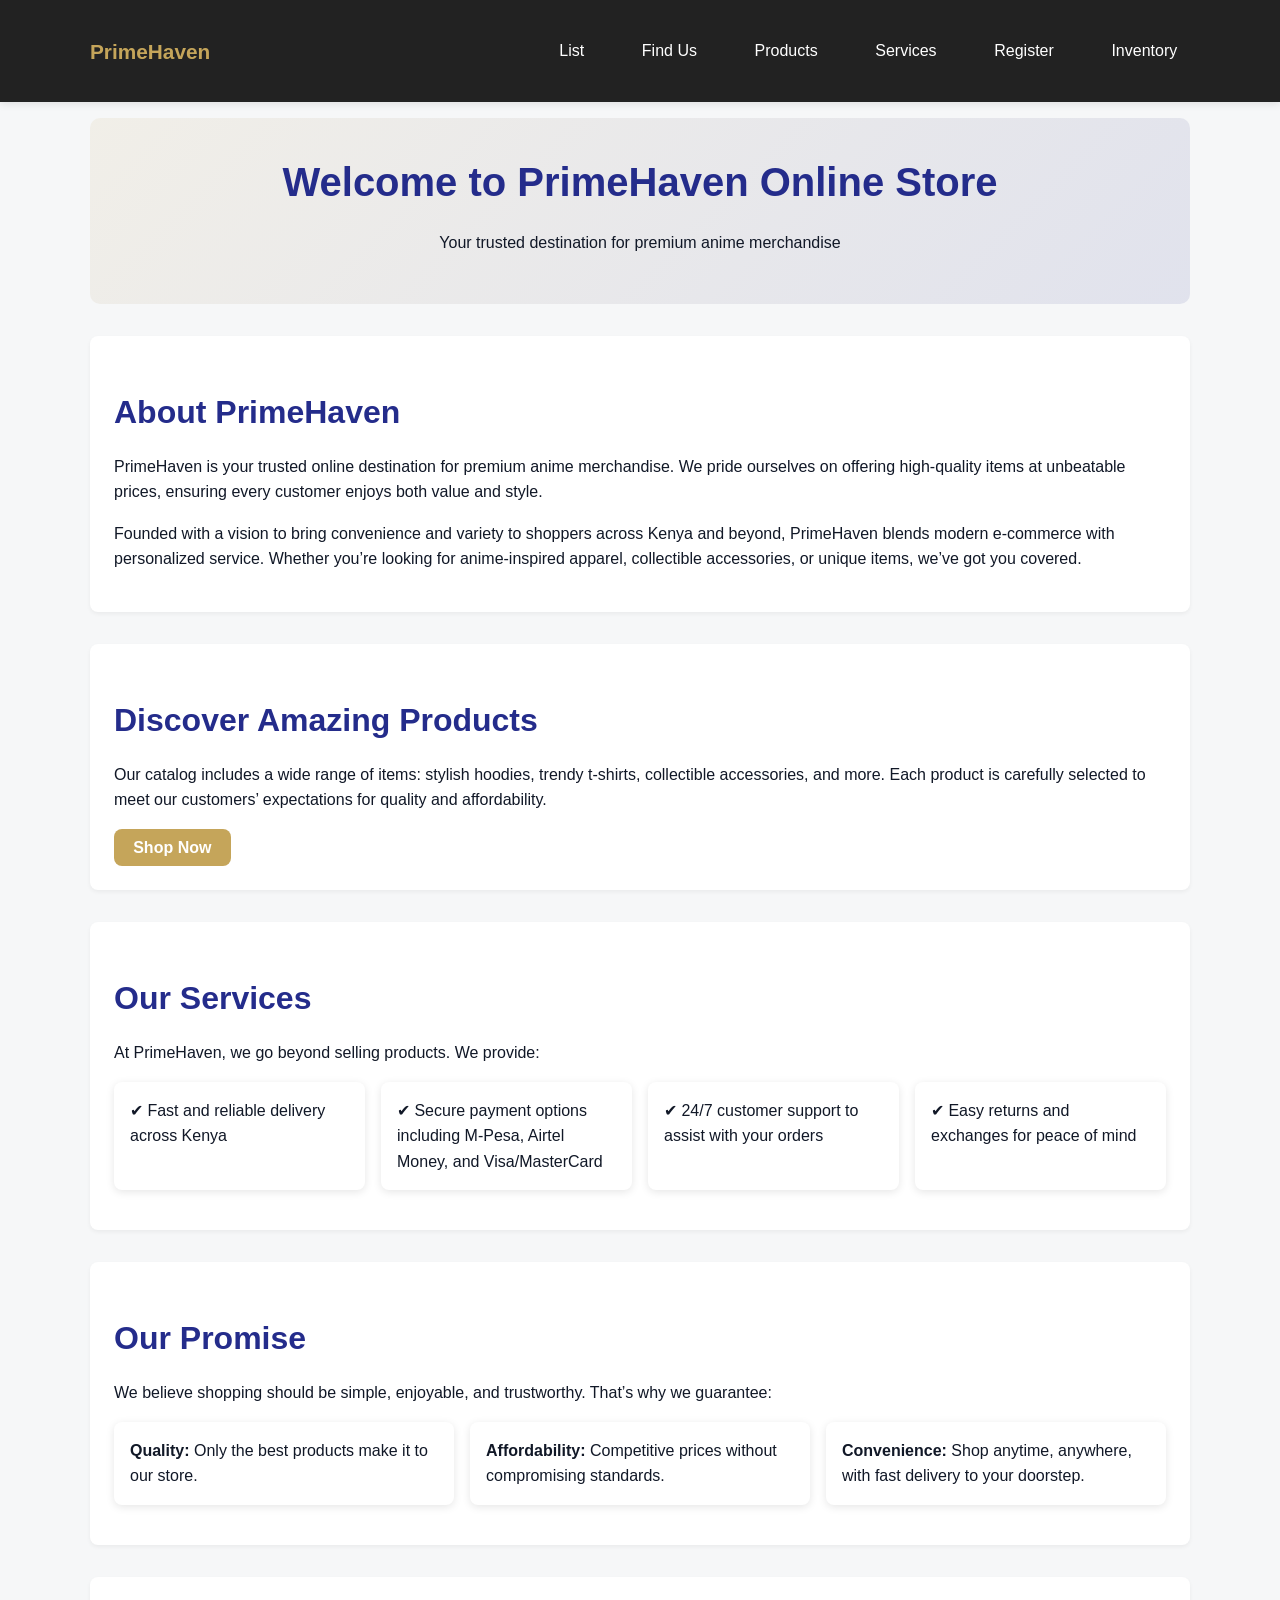
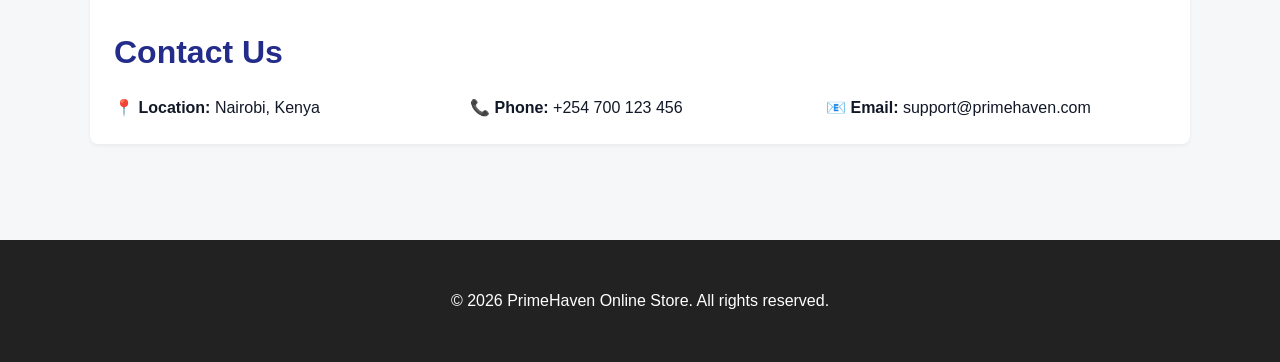
<file: index.html>
<!DOCTYPE html>
<html lang="en">
<head>
  <meta charset="UTF-8" />
  <meta name="viewport" content="width=device-width, initial-scale=1.0" />
  <link rel="icon" type="image/svg+xml" href="/images/home.png" />
  <title>PrimeHaven Online Store</title>
  <link rel="stylesheet" href="/bootstrap/css/theme.css">
  <style>
    .banner {
      background: linear-gradient(135deg, rgba(197,165,90,0.1), rgba(36,44,139,0.1));
      padding: 2rem;
      text-align: center;
      border-radius: 10px;
      margin-bottom: 2rem;
    }
    .banner h1 {
      margin: 0;
      font-size: 2.5rem;
    }
    .services-list {
      list-style: none;
      padding: 0;
      display: grid;
      grid-template-columns: repeat(auto-fit, minmax(250px, 1fr));
      gap: 1rem;
      margin: 1rem 0;
    }
    .services-list li {
      background: white;
      padding: 1rem;
      border-radius: 8px;
      box-shadow: 0 2px 8px rgba(0,0,0,0.1);
    }
    section {
      margin-bottom: 2rem;
      padding: 1.5rem;
      background: white;
      border-radius: 8px;
      box-shadow: 0 2px 4px rgba(0,0,0,0.05);
    }
    .contact-info {
      display: grid;
      grid-template-columns: repeat(auto-fit, minmax(200px, 1fr));
      gap: 1rem;
    }
  </style>
</head>
<body>

<!-- Header -->
<header>
  <div class="container">
    <a href="/html/index.html" class="logo">PrimeHaven</a>
    <nav>
      <a href="/html/list.html">List</a>
      <a href="/html/location.html">Find Us</a>
      <a href="/html/product.html">Products</a>
      <a href="/html/services.html">Services</a>
      <a href="/html/register.html">Register</a>
      <a href="/html/inventory.html">Inventory</a>
    </nav>
  </div>
</header>

<main class="container">
  <!-- Welcome Banner -->
  <div class="banner">
    <h1>Welcome to PrimeHaven Online Store</h1>
    <p>Your trusted destination for premium anime merchandise</p>
  </div>

  <!-- About Section -->
  <section>
    <h2>About PrimeHaven</h2>
    <p>PrimeHaven is your trusted online destination for premium anime merchandise. We pride ourselves on offering high-quality items at unbeatable prices, ensuring every customer enjoys both value and style.</p>
    <p>Founded with a vision to bring convenience and variety to shoppers across Kenya and beyond, PrimeHaven blends modern e-commerce with personalized service. Whether you’re looking for anime-inspired apparel, collectible accessories, or unique items, we’ve got you covered.</p>
  </section>

  <!-- Products Highlight -->
  <section>
    <h2>Discover Amazing Products</h2>
    <p>Our catalog includes a wide range of items: stylish hoodies, trendy t-shirts, collectible accessories, and more. Each product is carefully selected to meet our customers’ expectations for quality and affordability.</p>
    <button onclick="window.location.href='/html/product.html'">Shop Now</button>
  </section>

  <!-- Services Section -->
  <section>
    <h2>Our Services</h2>
    <p>At PrimeHaven, we go beyond selling products. We provide:</p>
    <ul class="services-list">
      <li>✔ Fast and reliable delivery across Kenya</li>
      <li>✔ Secure payment options including M-Pesa, Airtel Money, and Visa/MasterCard</li>
      <li>✔ 24/7 customer support to assist with your orders</li>
      <li>✔ Easy returns and exchanges for peace of mind</li>
    </ul>
  </section>

  <!-- Customer Promise -->
  <section>
    <h2>Our Promise</h2>
    <p>We believe shopping should be simple, enjoyable, and trustworthy. That’s why we guarantee:</p>
    <ul class="services-list">
      <li><strong>Quality:</strong> Only the best products make it to our store.</li>
      <li><strong>Affordability:</strong> Competitive prices without compromising standards.</li>
      <li><strong>Convenience:</strong> Shop anytime, anywhere, with fast delivery to your doorstep.</li>
    </ul>
  </section>

  <!-- Contact Section -->
  <section>
    <h2>Contact Us</h2>
    <div class="contact-info">
      <div>📍 <strong>Location:</strong> Nairobi, Kenya</div>
      <div>📞 <strong>Phone:</strong> +254 700 123 456</div>
      <div>📧 <strong>Email:</strong> support@primehaven.com</div>
    </div>
  </section>
</main>

<!-- Footer -->
<footer>
  <p>&copy; 2026 PrimeHaven Online Store. All rights reserved.</p>
</footer>

</body>
</html>
</file>
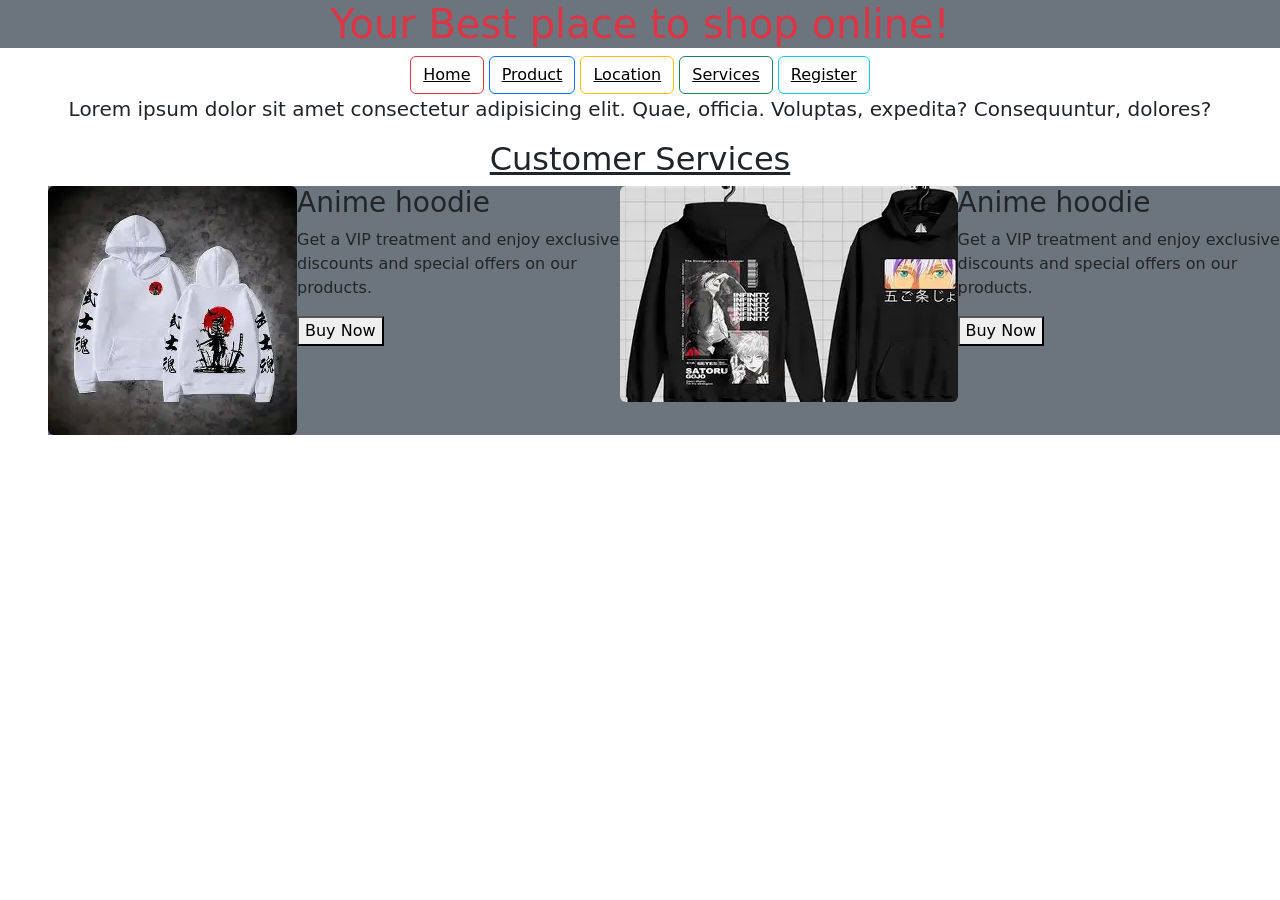
<file: boot.html>
<!DOCTYPE html>
<html lang="en">
<head>
    <meta charset="UTF-8">
    <meta name="viewport" content="width=device-width, initial-scale=1.0">
    <link rel="stylesheet" href="/bootstrap/css/bootstrap.min.css">
    <link href="https://cdn.jsdelivr.net/npm/bootstrap@5.3.3/dist/css/bootstrap.min.css" rel="stylesheet">
    <title>Info page</title>
    
</head>
<d>

    <h1 class="text-center text-danger bg-secondary"> Your Best place to shop online!</h1>
    <header class="container" align="center">
    <button class="btn btn-outline-danger"> <a href="/html/index.html" class = "text-black">Home</a></button>
    <button class="btn btn-outline-primary"> <a href="/html/product.html" class = "text-black">Product</a></button>
    <button class="btn btn-outline-warning"> <a href="/html/location.html" class = "text-black">Location</a></button>
    <button class="btn btn-outline-success"> <a href="/html/services.html" class = "text-black">Services</a></button>
    <button class="btn btn-outline-info"> <a href="/html/register.html" class = "text-black">Register</a></button>
    </header>
    <p class="font-weight-bold fs-5 text-center fst italic ">Lorem ipsum dolor sit amet consectetur adipisicing elit. Quae, officia. Voluptas, expedita? Consequuntur, dolores?</p>

    <h2 class="text-center"> <u>Customer Services</u></h2>

    <div class="d-flex bg-secondary ms-5 ">
        <div class="rounded">
            <img class="rounded" src="/images/s5.webp" alt="">
        </div>
        <div >
            <h3>Anime hoodie</h3>
            <p>Get a VIP treatment and enjoy exclusive discounts and special offers on our products.</p>
            <button type="">Buy Now</button>
        </div>
        

        <div>
            <img class="rounded" src="/images/s2.webp" alt="">
        </div>
        <div>
            <h3>Anime hoodie</h3>
            <p>Get a VIP treatment and enjoy exclusive discounts and special offers on our products.</p>
            <button type="">Buy Now</button>
        </div>
        
    </div>

                
</body>


<script src="/bootstrap/css/bootstrap.min.css"></script>
<script src="https://cdn.jsdelivr.net/npm/bootstrap@5.3.3/dist/js/bootstrap.bundle.min.js"></script>
</html>
</file>
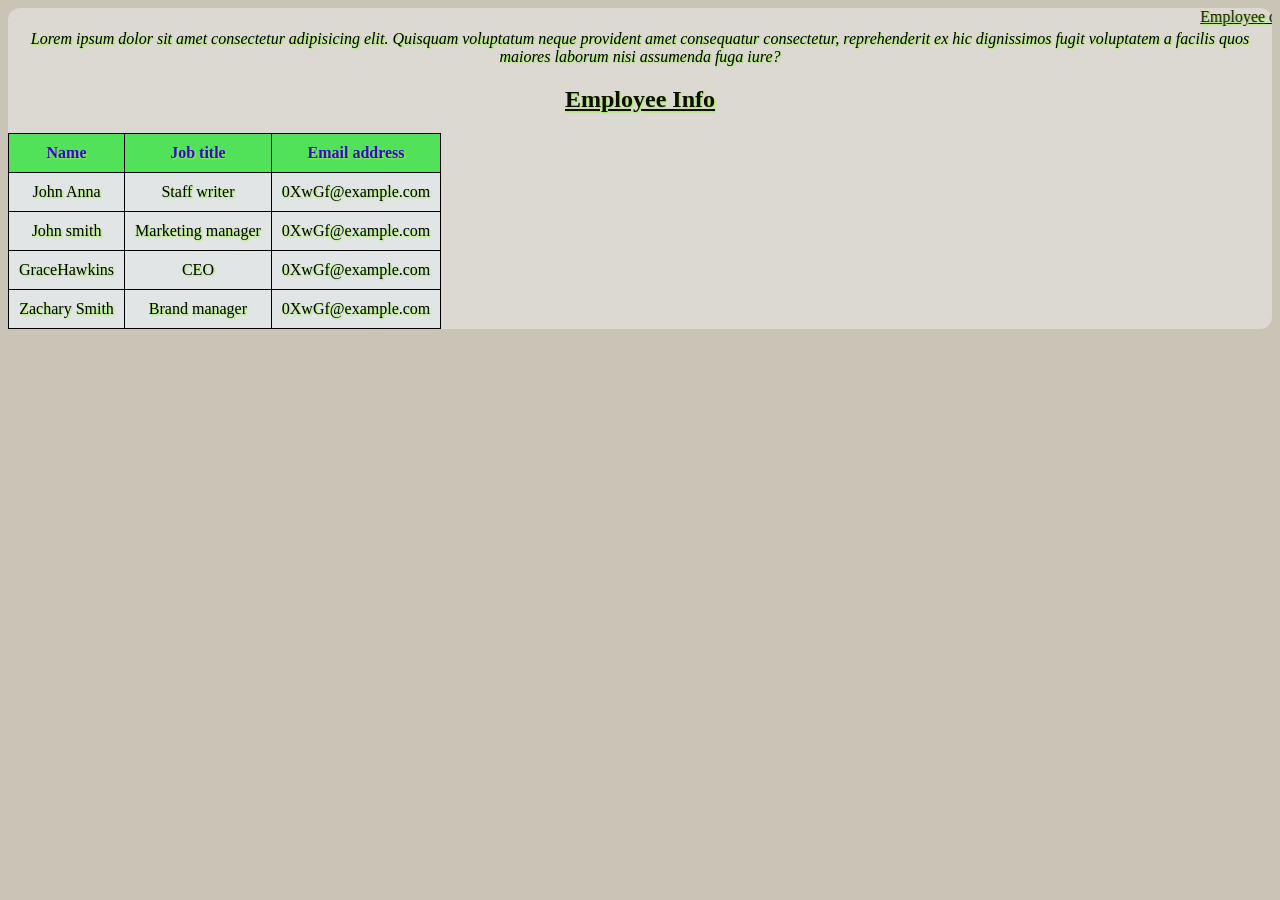
<file: info.html>
<!DOCTYPE html>
<html lang="en">
<head>
    <meta charset="UTF-8">
    <meta http-equiv="X-UA-Compatible" content="IE=edge">
    <meta name="viewport" content="width=device-width, initial-scale=1.0">
    <link rel="icon" type="image/svg+xml" href="/images/info.png" />
    <title>Employee page</title>


    <style>
        Body {
            background-color: #cac4b7;
        }
        div  {
            color: #100c00;
            text-align: center;
            background-color: rgb(220, 217, 210);
            border-radius: 12px;
            text-shadow: 1px 1px 2px #90f637;
        }
        p1 {
            font-style: italic;
            color: #000000;

        }
        table, th, td {
            background-color: rgb(226, 229, 229);
            border: 1px solid black;
            border-collapse: collapse;
            padding: 10px;
            text-align: center;
            height: 20%;
            width: 40;
        }
        th{
            background-color: rgb(81, 226, 90);
          color: #3904d9;
        }
        td{
            color: #030108;
        }
    </style>
</head>

<body>
    <div >
        <marquee behavior="scroll" direction="alternate">
        <u>Employee data</u></h1>
    </marquee>
    </h1>

<p1>
    Lorem ipsum dolor sit amet consectetur adipisicing elit. Quisquam voluptatum neque provident amet consequatur consectetur, reprehenderit ex hic dignissimos fugit voluptatem a facilis quos maiores laborum nisi assumenda fuga iure?
</p1>

    <h2><u>Employee Info</u></h2>
<table>
    <tr>
        <th>Name</th>
        <th>Job title</th>
        <th>Email address</th>
    </tr>
    <tr>
        <td>John Anna </td>
        <td>Staff writer</td>
        <td>0XwGf@example.com</td>
    </tr>
    <tr>
        <td>John smith </td>
        <td>Marketing manager</td>
        <td>0XwGf@example.com</td>
    </tr>
    <tr>
        <td>GraceHawkins </td>
        <td>CEO</td>
        <td>0XwGf@example.com</td>
    </tr>
    <tr>
        <td>Zachary Smith</td>
        <td>Brand manager</td>
        <td>0XwGf@example.com</td>
    </tr>
    

</table>



</body>
</html>
</file>
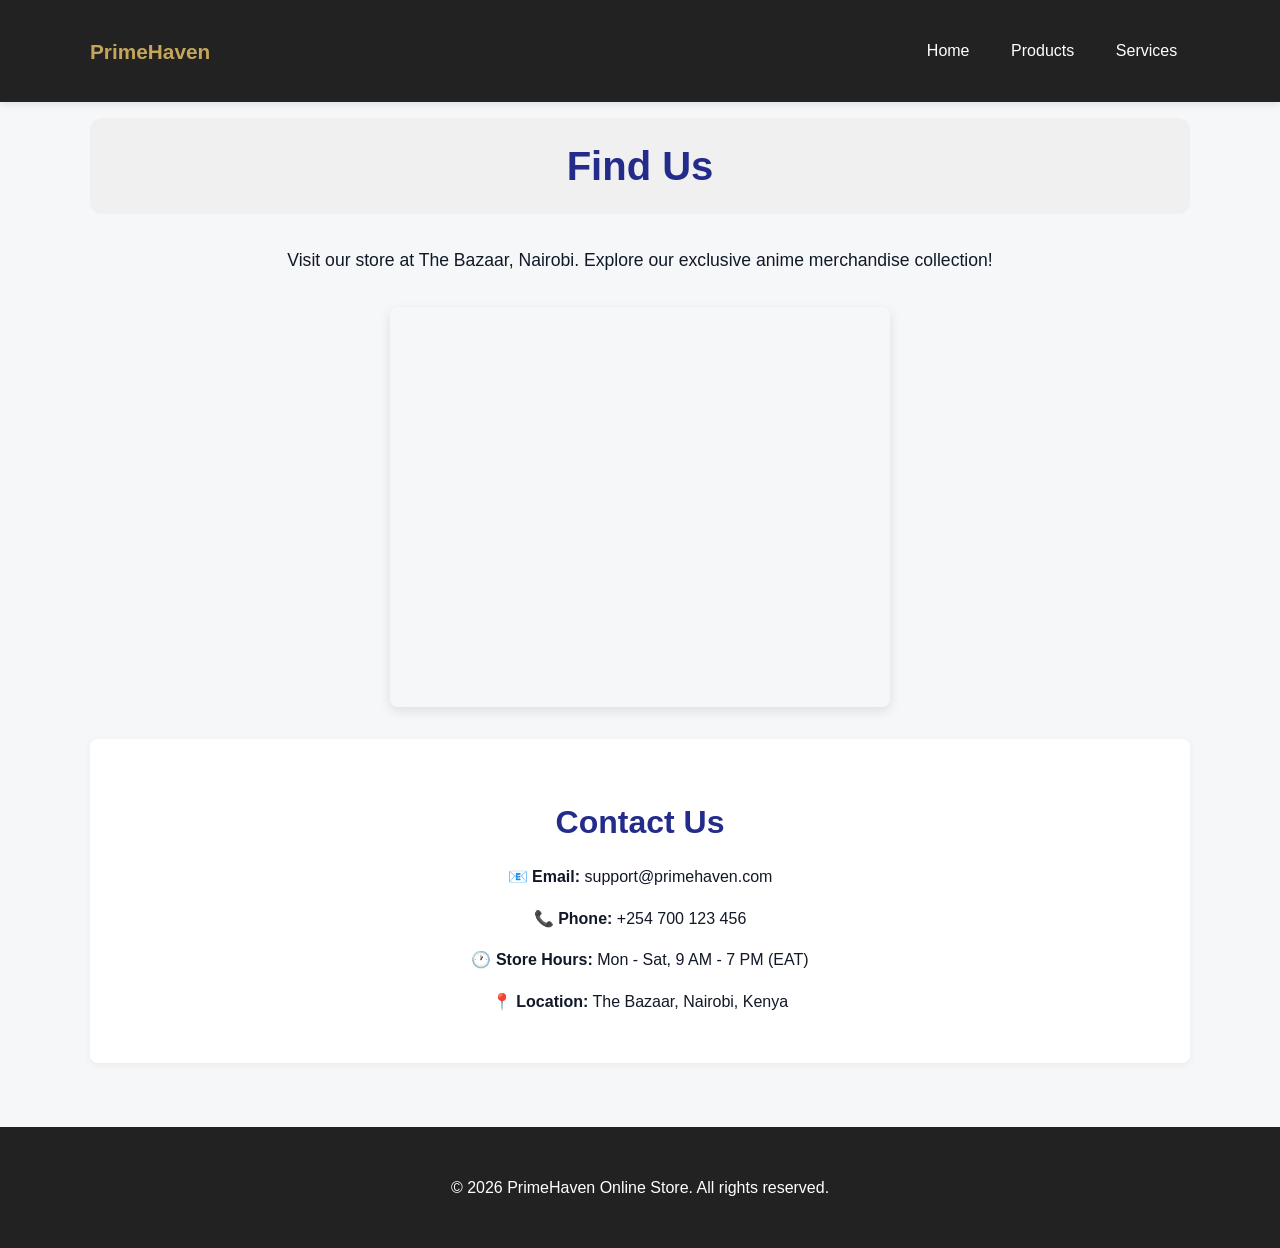
<file: location.html>
<!DOCTYPE html>
<html lang="en">
<head>
  <meta charset="UTF-8">
  <meta http-equiv="X-UA-Compatible" content="IE=edge">
  <meta name="viewport" content="width=device-width, initial-scale=1.0">
  <link rel="icon" type="image/png" href="/images/location.png" />
  <title>Find Us - PrimeHaven</title>
  <link rel="stylesheet" href="/bootstrap/css/theme.css">
  <style>
    header {
      background: var(--dark);
    }
    header .container {
      display: flex;
      justify-content: space-between;
      align-items: center;
    }
    nav {
      display: flex;
      gap: 1rem;
    }
    h1 {
      color: var(--secondary);
      text-align: center;
      background-color: #f0f0f0;
      border-radius: 12px;
      padding: 1rem;
      margin: 0;
    }
    .info {
      text-align: center;
      margin: 2rem;
      font-size: 1.1rem;
    }
    .maps-container {
      display: grid;
      grid-template-columns: repeat(auto-fit, minmax(400px, 1fr));
      gap: 2rem;
      margin: 2rem 0;
      justify-items: center;
    }
    iframe {
      border: 0;
      border-radius: 8px;
      box-shadow: 0 4px 12px rgba(0,0,0,0.1);
      width: 100%;
      max-width: 500px;
      height: 400px;
    }
    .contact-info {
      background: white;
      padding: 2rem;
      border-radius: 8px;
      box-shadow: 0 2px 8px rgba(0,0,0,0.05);
      text-align: center;
    }
    .contact-info h2 {
      color: var(--secondary);
    }
  </style>
</head>
<body>
  <header>
    <div class="container">
      <a href="/html/index.html" class="logo">PrimeHaven</a>
      <nav>
        <a href="/html/index.html">Home</a>
        <a href="/html/product.html">Products</a>
        <a href="/html/services.html">Services</a>
      </nav>
    </div>
  </header>

  <main class="container">
    <h1>Find Us</h1>

    <div class="info">
      <p>Visit our store at The Bazaar, Nairobi. Explore our exclusive anime merchandise collection!</p>
    </div>

    <div class="maps-container">
      <iframe src="https://www.google.com/maps/embed?pb=!1m18!1m12!1m3!1d7977.639194900631!2d36.81252197770996!3d-1.2820135999999918!2m3!1f0!2f0!3f0!3m2!1i1024!2i768!4f13.1!3m3!1m2!1s0x182f1100534843ad%3A0x9601a0e7f77b6e07!2sThe%20Bazaar!5e0!3m2!1sen!2snl!4v1779957183772!5m2!1sen!2snl" allowfullscreen="" loading="lazy"></iframe>
    </div>

    <div class="contact-info">
      <h2>Contact Us</h2>
      <p><strong>📧 Email:</strong> support@primehaven.com</p>
      <p><strong>📞 Phone:</strong> +254 700 123 456</p>
      <p><strong>🕐 Store Hours:</strong> Mon - Sat, 9 AM - 7 PM (EAT)</p>
      <p><strong>📍 Location:</strong> The Bazaar, Nairobi, Kenya</p>
    </div>
  </main>

  <footer>
    <p>&copy; 2026 PrimeHaven Online Store. All rights reserved.</p>
  </footer>
</body>
</html>
</file>
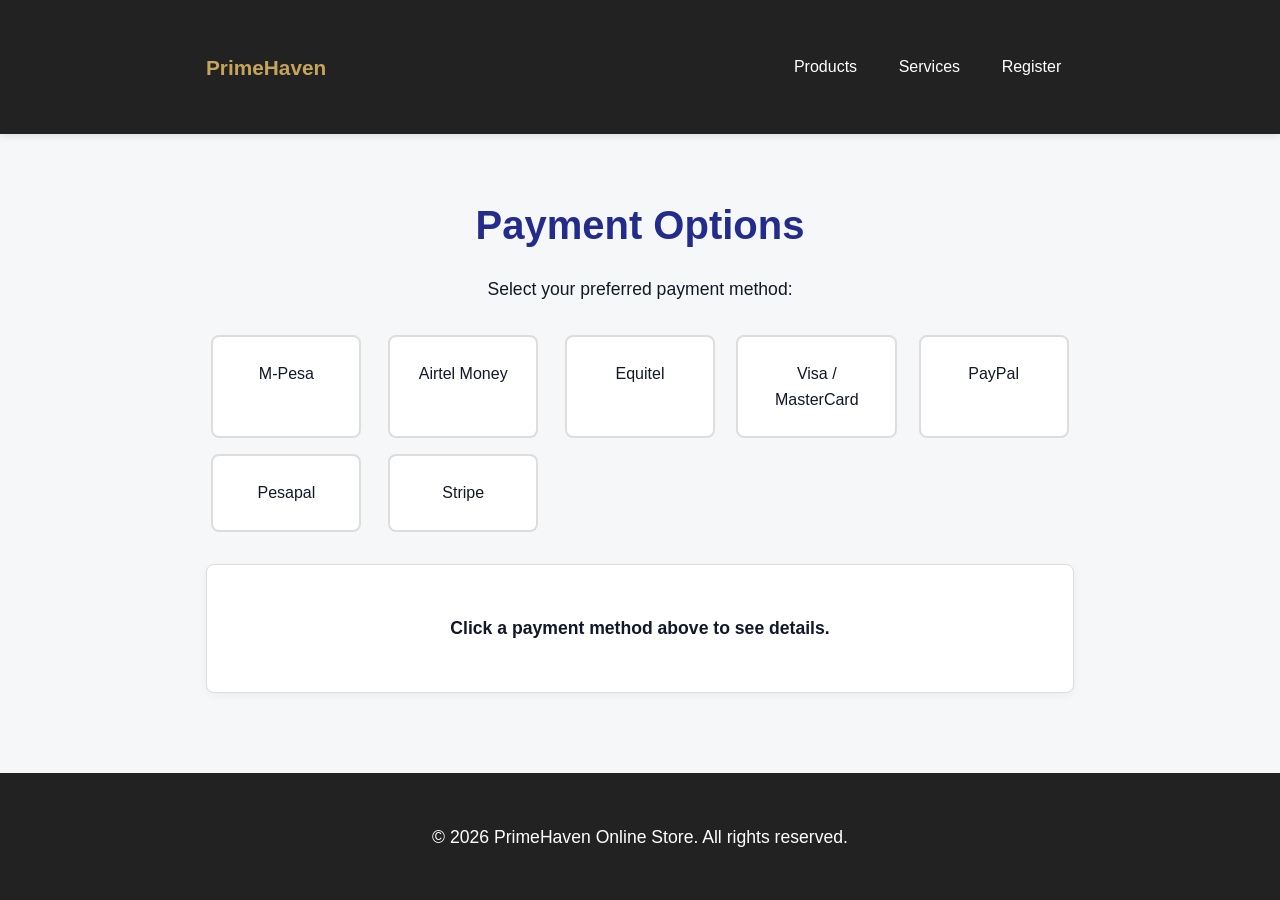
<file: payment.html>
<!DOCTYPE html>
<html lang="en">
<head>
  <meta charset="UTF-8">
  <meta name="viewport" content="width=device-width, initial-scale=1.0">
  <title>Payment Options - PrimeHaven</title>
  <link rel="stylesheet" href="/bootstrap/css/theme.css">
  <style>
    header {
      background: var(--dark);
    }
    header .container {
      display: flex;
      justify-content: space-between;
      align-items: center;
    }
    nav {
      display: flex;
      gap: 1rem;
    }
    h1 {
      text-align: center;
      color: var(--secondary);
    }
    .container {
      max-width: 900px;
      margin: 0 auto;
      padding: 2rem 1rem;
    }
    p {
      text-align: center;
      font-size: 1.1rem;
    }
    .methods {
      display: grid;
      grid-template-columns: repeat(auto-fit, minmax(150px, 1fr));
      gap: 1rem;
      margin: 2rem 0;
      justify-items: center;
    }
    .method {
      background: white;
      border: 2px solid #ddd;
      padding: 1.5rem;
      border-radius: 8px;
      text-align: center;
      cursor: pointer;
      transition: all 0.3s ease;
      min-width: 150px;
    }
    .method:hover {
      border-color: var(--primary);
      box-shadow: 0 4px 12px rgba(0,0,0,0.1);
    }
    #details {
      margin-top: 2rem;
      padding: 2rem;
      border: 1px solid #ddd;
      border-radius: 8px;
      background: white;
      box-shadow: 0 2px 8px rgba(0,0,0,0.05);
    }
    input, select {
      display: block;
      width: 100%;
      max-width: 400px;
      padding: 0.8rem;
      margin: 0.8rem auto;
      border: 1px solid #ccc;
      border-radius: 6px;
      font-size: 1rem;
    }
    button {
      margin-top: 1rem;
      max-width: 400px;
      display: block;
      margin-left: auto;
      margin-right: auto;
    }
  </style>
</head>
<body>
  <header>
    <div class="container">
      <a href="/html/index.html" class="logo">PrimeHaven</a>
      <nav>
        <a href="/html/product.html">Products</a>
        <a href="/html/services.html">Services</a>
        <a href="/html/register.html">Register</a>
      </nav>
    </div>
  </header>

  <main class="container">
    <h1>Payment Options</h1>
    <p>Select your preferred payment method:</p>
    <div class="methods">
      <div class="method" onclick="showDetails('mpesa')">M-Pesa</div>
      <div class="method" onclick="showDetails('airtel')">Airtel Money</div>
      <div class="method" onclick="showDetails('equitel')">Equitel</div>
      <div class="method" onclick="showDetails('card')">Visa / MasterCard</div>
      <div class="method" onclick="showDetails('paypal')">PayPal</div>
      <div class="method" onclick="showDetails('pesapal')">Pesapal</div>
      <div class="method" onclick="showDetails('stripe')">Stripe</div>
    </div>

    <div id="details">
      <p><strong>Click a payment method above to see details.</strong></p>
    </div>
  </main>

  <footer>
    <p>&copy; 2026 PrimeHaven Online Store. All rights reserved.</p>
  </footer>

  <script>
    function showDetails(method) {
      let details = document.getElementById("details");
      let content = "";

      switch(method) {
        case "mpesa":
          content = `
            <h3>M-Pesa</h3>
            <p>Enter your M-Pesa number and amount to pay.</p>
            <input type="text" id="phone" placeholder="M-Pesa Number (07XXXXXXXX)">
            <input type="number" id="amount" placeholder="Amount (KES)">
            <button onclick='confirmPayment("M-Pesa")'>Pay with M-Pesa</button>
          `;
          break;
        case "airtel":
          content = `
            <h3>Airtel Money</h3>
            <p>Enter your Airtel number and amount.</p>
            <input type="text" id="phone" placeholder="Airtel Number (07XXXXXXXX)">
            <input type="number" id="amount" placeholder="Amount (KES)">
            <button onclick='confirmPayment("Airtel Money")'>Pay with Airtel</button>
          `;
          break;
        case "equitel":
          content = `
            <h3>Equitel</h3>
            <p>Enter your Equitel number and amount.</p>
            <input type="text" id="phone" placeholder="Equitel Number (07XXXXXXXX)">
            <input type="number" id="amount" placeholder="Amount (KES)">
            <button onclick='confirmPayment("Equitel")'>Pay with Equitel</button>
          `;
          break;
        case "card":
          content = `
            <h3>Visa / MasterCard</h3>
            <p>Enter your card details.</p>
            <input type="text" id="cardNumber" placeholder="Card Number (16 digits)">
            <input type="text" id="expiry" placeholder="Expiry (MM/YY)">
            <input type="text" id="cvv" placeholder="CVV (3 digits)">
            <input type="number" id="amount" placeholder="Amount (KES)">
            <button onclick='confirmPayment("Card")'>Pay with Card</button>
          `;
          break;
        case "paypal":
          content = `
            <h3>PayPal</h3>
            <p>Enter your PayPal email and amount.</p>
            <input type="email" id="paypalEmail" placeholder="PayPal Email">
            <input type="number" id="amount" placeholder="Amount (KES)">
            <button onclick='confirmPayment("PayPal")'>Pay with PayPal</button>
          `;
          break;
        case "pesapal":
          content = `
            <h3>Pesapal</h3>
            <p>Pay via Pesapal gateway.</p>
            <input type="number" id="amount" placeholder="Amount (KES)">
            <button onclick='confirmPayment("Pesapal")'>Pay with Pesapal</button>
          `;
          break;
        case "stripe":
          content = `
            <h3>Stripe</h3>
            <p>Enter card details for Stripe checkout.</p>
            <input type="text" id="cardNumber" placeholder="Card Number (16 digits)">
            <input type="text" id="expiry" placeholder="Expiry (MM/YY)">
            <input type="text" id="cvv" placeholder="CVV (3 digits)">
            <input type="number" id="amount" placeholder="Amount (KES)">
            <button onclick='confirmPayment("Stripe")'>Pay with Stripe</button>
          `;
          break;
      }

      details.innerHTML = content;
    }

    function confirmPayment(method) {
      let amount = document.getElementById("amount") ? document.getElementById("amount").value : null;
      if (!amount || amount <= 0) {
        alert("Please enter a valid amount.");
        return;
      }
      alert("Payment of KES " + amount + " initiated successfully via " + method + "!");
    }
  </script>
</body>
</html>
</file>
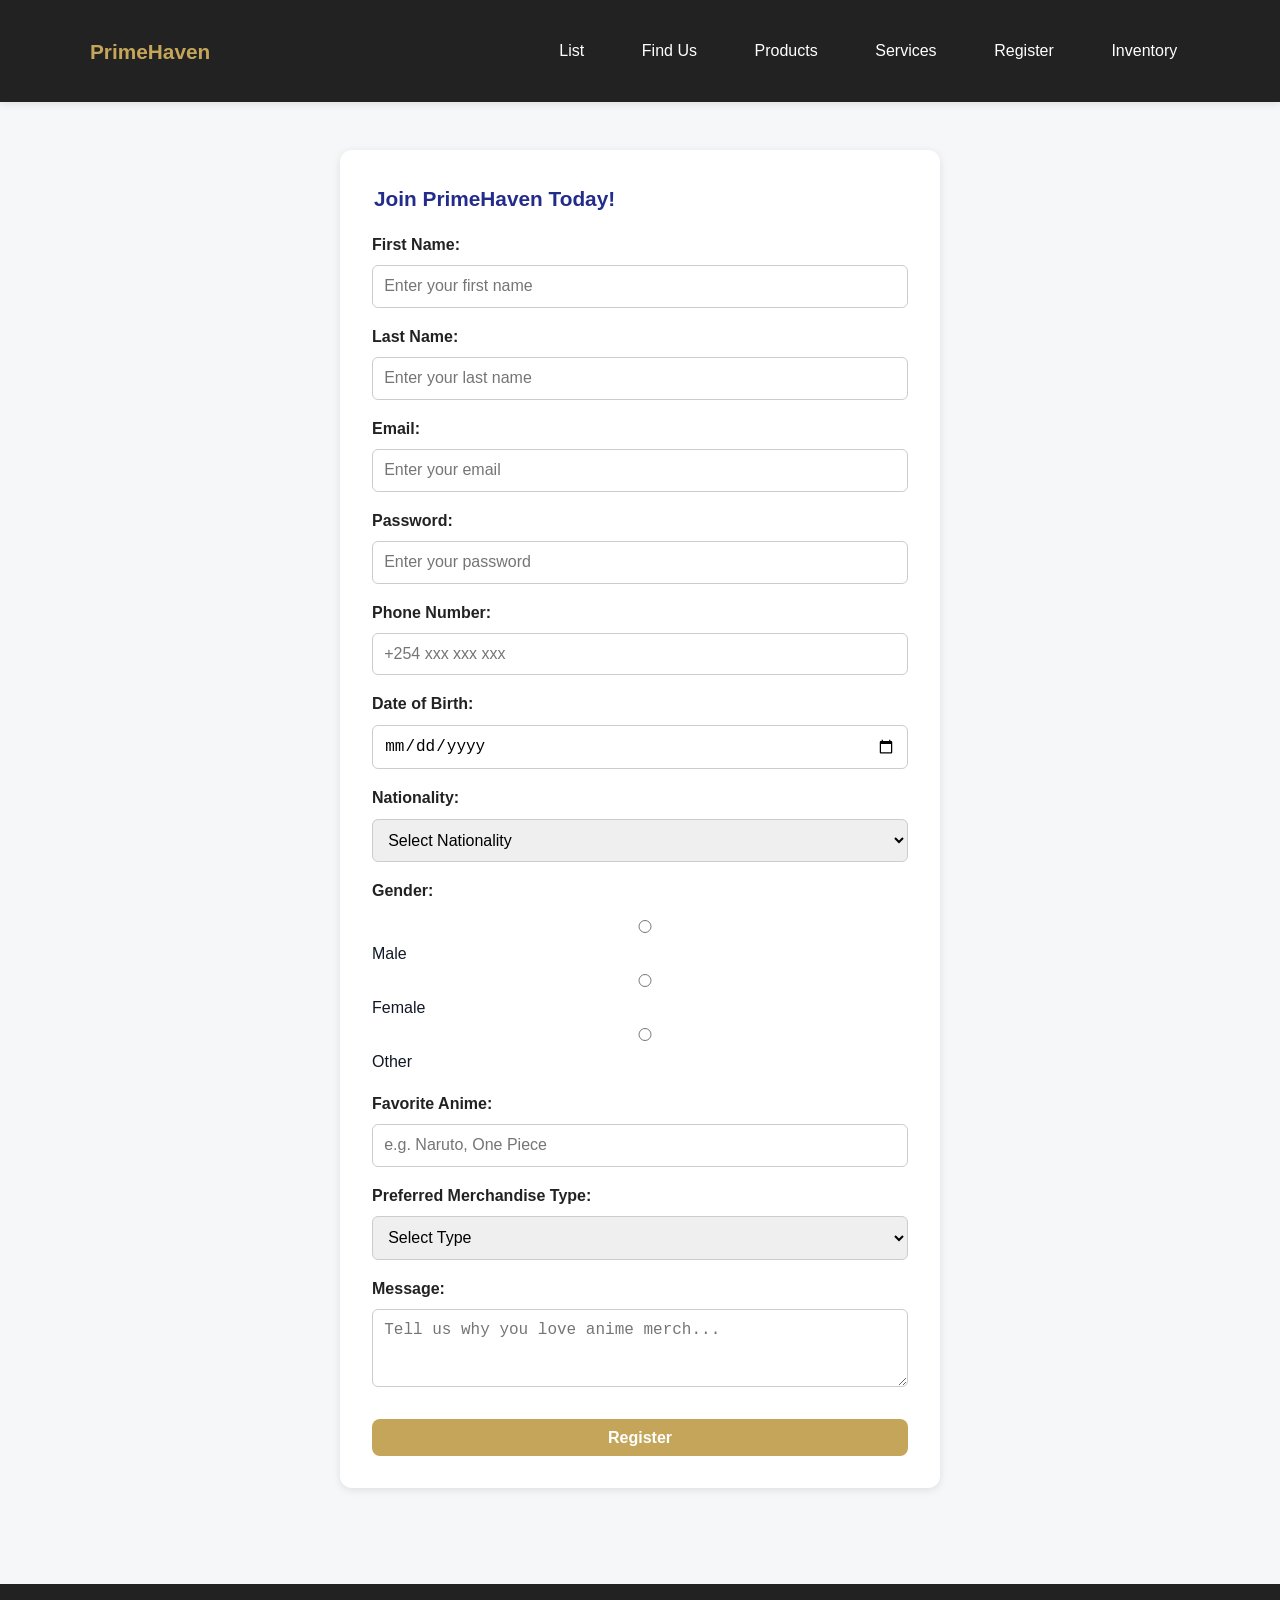
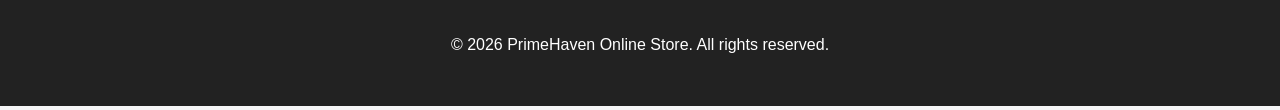
<file: register.html>
<!DOCTYPE html>
<html lang="en">
<head>
  <meta charset="UTF-8" />
  <meta name="viewport" content="width=device-width, initial-scale=1.0">
  <title>Register - PrimeHaven</title>
  <link rel="stylesheet" href="/bootstrap/css/theme.css">
  <link rel="stylesheet" href="/bootstrap/css/register.css">
  <style>
    .form {
      max-width: 600px;
      margin: 2rem auto;
      background: white;
      padding: 2rem;
      border-radius: 12px;
      box-shadow: 0 2px 8px rgba(0,0,0,0.1);
    }
    legend {
      font-size: 1.3em;
      font-weight: bold;
      color: var(--secondary);
      margin-bottom: 1rem;
    }
    label {
      font-weight: 600;
      margin-top: 1rem;
      display: block;
      color: var(--dark);
    }
    input, select, textarea {
      width: 100%;
      padding: 0.7rem;
      margin-top: 0.5rem;
      border: 1px solid #ccc;
      border-radius: 6px;
      font-size: 1rem;
    }
    input:focus, select:focus, textarea:focus {
      outline: none;
      border-color: var(--primary);
      box-shadow: 0 0 0 3px rgba(197,165,90,0.1);
    }
    button {
      width: 100%;
      margin-top: 1.5rem;
    }
    .form-group {
      margin-bottom: 1rem;
    }
  </style>
</head>
<body>

<!-- Header -->
<header>
  <div class="container">
    <a href="/html/index.html" class="logo">PrimeHaven</a>
    <nav>
      <a href="/html/list.html">List</a>
      <a href="/html/location.html">Find Us</a>
      <a href="/html/product.html">Products</a>
      <a href="/html/services.html">Services</a>
      <a href="/html/register.html">Register</a>
      <a href="/html/inventory.html">Inventory</a>
    </nav>
  </div>
</header>

<main class="container">
  <div class="form">
    <form id="registerForm">
      <legend>Join PrimeHaven Today!</legend>

      <label for="fname">First Name:</label>
      <input type="text" id="fname" name="fname" placeholder="Enter your first name" required>

      <label for="lname">Last Name:</label>
      <input type="text" id="lname" name="lname" placeholder="Enter your last name" required>

      <label for="email">Email:</label>
      <input type="email" id="email" name="email" placeholder="Enter your email" required>

      <label for="password">Password:</label>
      <input type="password" id="password" name="password" placeholder="Enter your password" required>

      <label for="phonenumber">Phone Number:</label>
      <input type="tel" id="phonenumber" name="phonenumber" placeholder="+254 xxx xxx xxx" required>

      <label for="yob">Date of Birth:</label>
      <input type="date" id="yob" name="yob" required>

      <label for="nationality">Nationality:</label>
      <select id="nationality" name="nationality" required>
        <option value="">Select Nationality</option>
        <option value="Kenyan">Kenyan</option>
        <option value="Ugandan">Ugandan</option>
        <option value="Tanzanian">Tanzanian</option>
        <option value="Rwandan">Rwandan</option>
        <option value="Burundian">Burundian</option>
      </select>

      <label>Gender:</label>
      <div style="margin-top: 0.5rem;">
        <input type="radio" id="male" name="gender" value="Male" required> Male
        <input type="radio" id="female" name="gender" value="Female"> Female
        <input type="radio" id="other" name="gender" value="Other"> Other
      </div>

      <label for="anime">Favorite Anime:</label>
      <input type="text" id="anime" name="anime" placeholder="e.g. Naruto, One Piece">

      <label for="merchType">Preferred Merchandise Type:</label>
      <select id="merchType" name="merchType">
        <option value="">Select Type</option>
        <option value="Hoodies">Hoodies</option>
        <option value="T-Shirts">T-Shirts</option>
        <option value="Accessories">Accessories</option>
        <option value="Posters">Posters</option>
      </select>

      <label for="message">Message:</label>
      <textarea id="message" name="message" cols="40" rows="3" placeholder="Tell us why you love anime merch..."></textarea>

      <button type="submit">Register</button>
    </form>
  </div>
</main>

<!-- Footer -->
<footer>
  <p>&copy; 2026 PrimeHaven Online Store. All rights reserved.</p>
</footer>

<script>
  const form = document.getElementById("registerForm");
  let registered = false;

  form.addEventListener("submit", function(event) {
    event.preventDefault();
    if (!registered) {
      const fname = document.getElementById("fname").value;
      const merchType = document.getElementById("merchType").value;
      alert("Welcome " + fname + "! Registration successful. Your preferred merch: " + merchType);
      window.location.href = "/html/index.html";
      registered = true;
    } else {
      alert("You have already registered.");
    }
  });
</script>

</body>
</html>
</file>
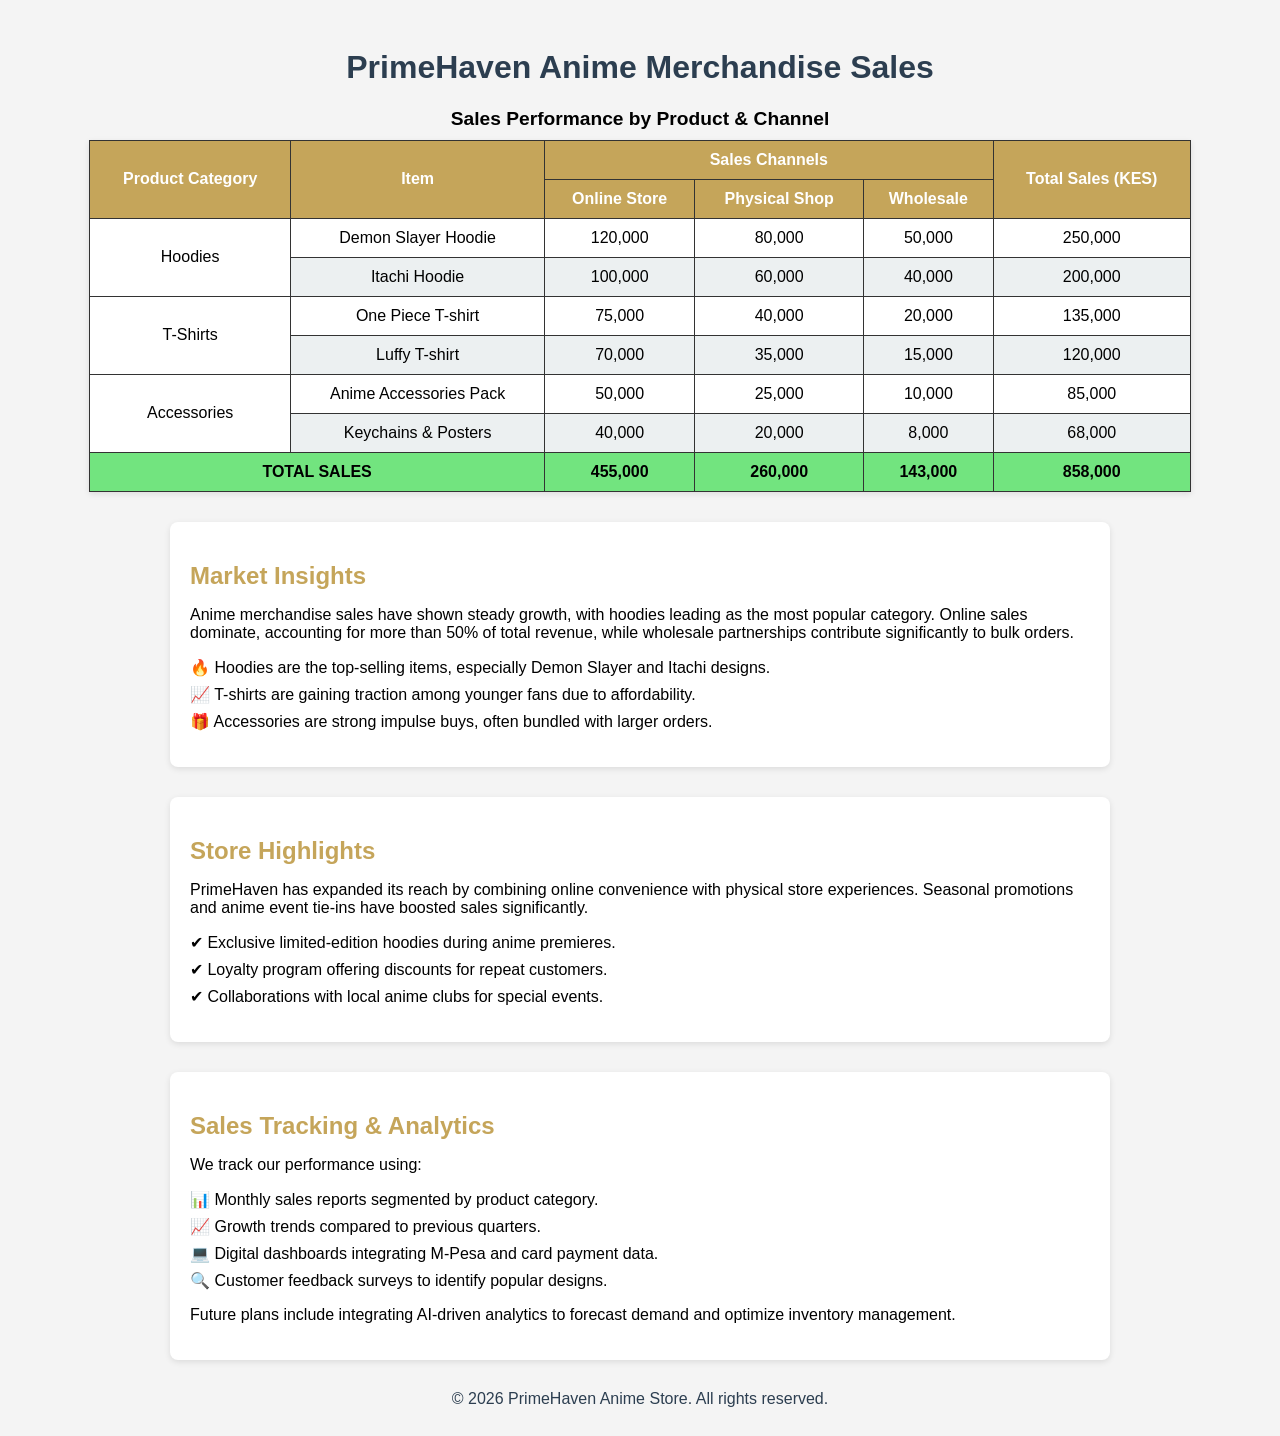
<file: tables.html>
<!DOCTYPE html>
<html lang="en">
<head>
  <meta charset="UTF-8">
  <meta name="viewport" content="width=device-width, initial-scale=1.0">
  <title>Anime Merch Sales Dashboard</title>
  <style>
    body {
      font-family: Arial, sans-serif;
      background-color: #f4f4f4;
      padding: 20px;
    }
    h1 {
      text-align: center;
      color: #2c3e50;
    }
    caption {
      font-size: 1.2em;
      font-weight: bold;
      margin-bottom: 10px;
    }
    table {
      width: 90%;
      margin: 20px auto;
      border-collapse: collapse;
      background-color: #fff;
      box-shadow: 0 2px 6px rgba(0,0,0,0.1);
    }
    th, td {
      border: 1px solid #333;
      padding: 10px;
      text-align: center;
    }
    th {
      background-color: #c5a55a;
      color: white;
    }
    tr:nth-child(even) {
      background-color: #ecf0f1;
    }
    section {
      max-width: 900px;
      margin: 30px auto;
      background: #fff;
      padding: 20px;
      border-radius: 8px;
      box-shadow: 0 2px 6px rgba(0,0,0,0.1);
    }
    h2 {
      color: #c5a55a;
      margin-bottom: 10px;
    }
    ul {
      list-style: none;
      padding: 0;
    }
    ul li {
      margin: 8px 0;
    }
  </style>
</head>
<body>
  <h1>PrimeHaven Anime Merchandise Sales</h1>
  
  <table>
    <caption>Sales Performance by Product & Channel</caption>
    <tr>
      <th rowspan="2">Product Category</th>
      <th rowspan="2">Item</th>
      <th colspan="3">Sales Channels</th>
      <th rowspan="2">Total Sales (KES)</th>
    </tr>
    <tr>
      <th>Online Store</th>
      <th>Physical Shop</th>
      <th>Wholesale</th>
    </tr>
    <tr>
      <td rowspan="2">Hoodies</td>
      <td>Demon Slayer Hoodie</td>
      <td>120,000</td>
      <td>80,000</td>
      <td>50,000</td>
      <td>250,000</td>
    </tr>
    <tr>
      <td>Itachi Hoodie</td>
      <td>100,000</td>
      <td>60,000</td>
      <td>40,000</td>
      <td>200,000</td>
    </tr>
    <tr>
      <td rowspan="2">T-Shirts</td>
      <td>One Piece T-shirt</td>
      <td>75,000</td>
      <td>40,000</td>
      <td>20,000</td>
      <td>135,000</td>
    </tr>
    <tr>
      <td>Luffy T-shirt</td>
      <td>70,000</td>
      <td>35,000</td>
      <td>15,000</td>
      <td>120,000</td>
    </tr>
    <tr>
      <td rowspan="2">Accessories</td>
      <td>Anime Accessories Pack</td>
      <td>50,000</td>
      <td>25,000</td>
      <td>10,000</td>
      <td>85,000</td>
    </tr>
    <tr>
      <td>Keychains & Posters</td>
      <td>40,000</td>
      <td>20,000</td>
      <td>8,000</td>
      <td>68,000</td>
    </tr>
    <tr style="background-color:#72e47f; font-weight:bold;">
      <td colspan="2">TOTAL SALES</td>
      <td>455,000</td>
      <td>260,000</td>
      <td>143,000</td>
      <td>858,000</td>
    </tr>
  </table>

  <!-- Market Insights -->
  <section>
    <h2>Market Insights</h2>
    <p>Anime merchandise sales have shown steady growth, with hoodies leading as the most popular category. Online sales dominate, accounting for more than 50% of total revenue, while wholesale partnerships contribute significantly to bulk orders.</p>
    <ul>
      <li>🔥 Hoodies are the top-selling items, especially Demon Slayer and Itachi designs.</li>
      <li>📈 T-shirts are gaining traction among younger fans due to affordability.</li>
      <li>🎁 Accessories are strong impulse buys, often bundled with larger orders.</li>
    </ul>
  </section>

  <!-- Store Highlights -->
  <section>
    <h2>Store Highlights</h2>
    <p>PrimeHaven has expanded its reach by combining online convenience with physical store experiences. Seasonal promotions and anime event tie-ins have boosted sales significantly.</p>
    <ul>
      <li>✔ Exclusive limited-edition hoodies during anime premieres.</li>
      <li>✔ Loyalty program offering discounts for repeat customers.</li>
      <li>✔ Collaborations with local anime clubs for special events.</li>
    </ul>
  </section>

  <!-- Sales Tracking -->
  <section>
    <h2>Sales Tracking & Analytics</h2>
    <p>We track our performance using:</p>
    <ul>
      <li>📊 Monthly sales reports segmented by product category.</li>
      <li>📈 Growth trends compared to previous quarters.</li>
      <li>💻 Digital dashboards integrating M-Pesa and card payment data.</li>
      <li>🔍 Customer feedback surveys to identify popular designs.</li>
    </ul>
    <p>Future plans include integrating AI-driven analytics to forecast demand and optimize inventory management.</p>
  </section>

  <footer style="text-align:center; margin-top:30px; color:#2c3e50;">
    &copy; 2026 PrimeHaven Anime Store. All rights reserved.
  </footer>
</body>
</html>
</file>
<file: bootstrap/css/theme.css>
:root {
  --primary: #c5a55a;
  --primary-dark: #a38745;
  --secondary: #242c8b;
  --dark: #222;
  --muted: #6b7280;
  --bg: #f6f7f8;
  --container: 1100px;
  --radius: 10px;
}

* { box-sizing: border-box; }

body {
  margin: 0;
  padding: 0;
  font-family: 'Segoe UI', Roboto, Arial, sans-serif;
  background: var(--bg);
  color: #111827;
  line-height: 1.6;
  -webkit-font-smoothing: antialiased;
}

.container {
  width: 90%;
  max-width: var(--container);
  margin: 0 auto;
  padding: 1rem 0;
}

/* Header & Nav */
header {
  background: var(--dark);
  color: white;
  padding: 1rem 0;
  box-shadow: 0 2px 8px rgba(0,0,0,0.1);
}

header .container {
  display: flex;
  justify-content: space-between;
  align-items: center;
}

.logo {
  font-weight: bold;
  font-size: 1.3rem;
  color: var(--primary);
  text-decoration: none;
}

nav {
  display: flex;
  gap: 2rem;
  align-items: center;
}

nav a {
  color: white;
  text-decoration: none;
  padding: 0.4rem 0.8rem;
  border-radius: 6px;
  transition: all 0.3s ease;
}

nav a:hover {
  background: var(--primary);
  color: white;
}

/* Buttons */
button, .btn {
  background: var(--primary);
  color: white;
  border: none;
  padding: 0.6rem 1.2rem;
  border-radius: 8px;
  cursor: pointer;
  font-weight: 600;
  transition: background 0.3s ease;
  font-size: 16px;
}

button:hover, .btn:hover {
  background: var(--primary-dark);
}

/* Headings */
h1, h2, h3 {
  color: var(--secondary);
  margin-bottom: 1rem;
}

h1 { font-size: 2.5rem; }
h2 { font-size: 2rem; }
h3 { font-size: 1.5rem; }

/* Footer */
footer {
  background: var(--dark);
  color: white;
  text-align: center;
  padding: 2rem 1rem;
  margin-top: 3rem;
}

/* Responsive */
@media (max-width: 768px) {
  nav { flex-direction: column; gap: 1rem; }
  header .container { flex-direction: column; gap: 1rem; }
}
</file>
<file: bootstrap/css/register.css>
body {
  font-family: 'Segoe UI', Roboto, Arial, sans-serif;
  background: var(--bg);
  margin: 0;
  padding: 0;
}
</file>
